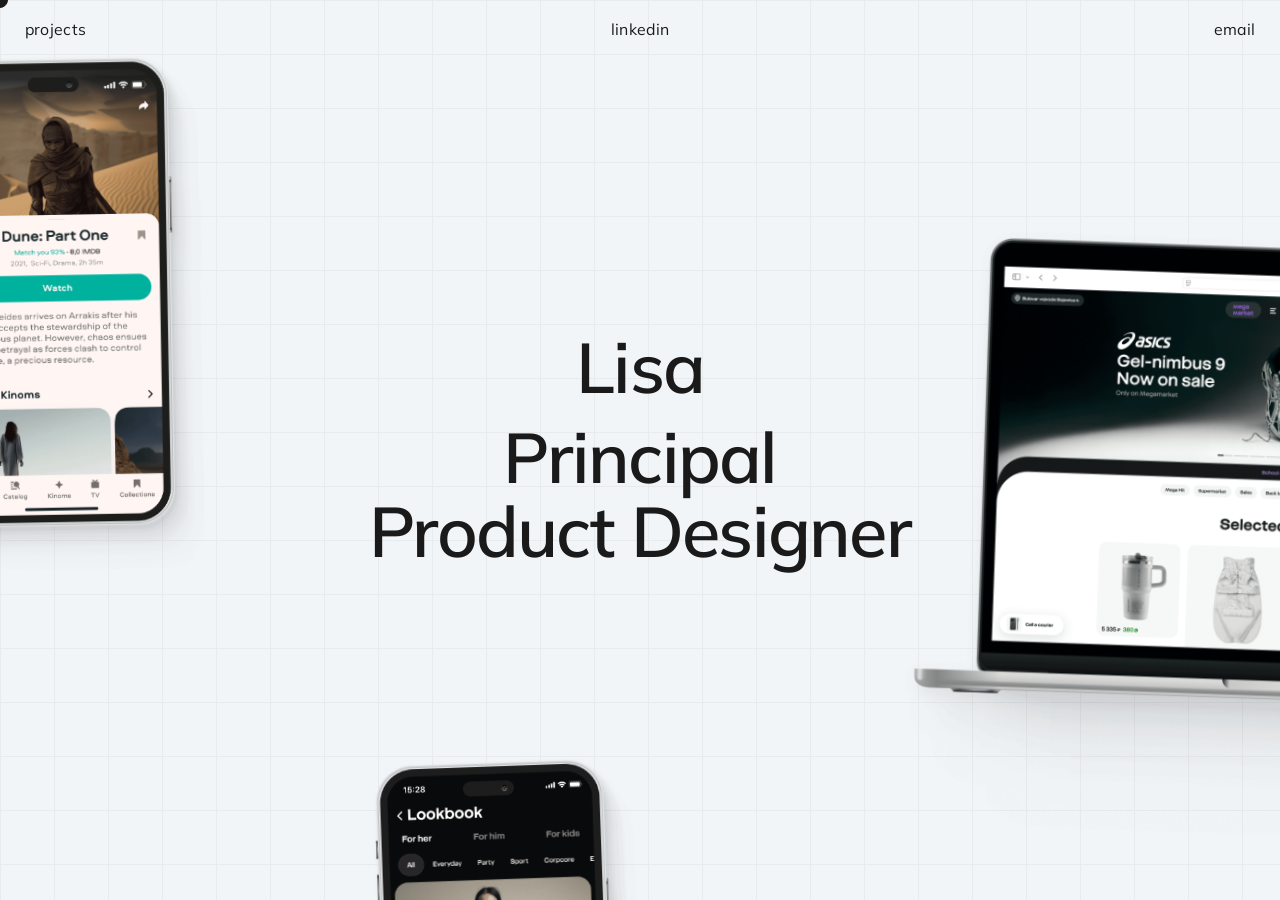
<file: index.html>
<!DOCTYPE html>
<html lang="en">
<head>
  <meta charset="UTF-8" />
  <meta name="viewport" content="width=device-width, initial-scale=1.0" />
  <title>Lisa — Principal Product Designer</title>

  <!-- Fonts -->
  <link rel="preconnect" href="https://fonts.googleapis.com" />
  <link rel="preconnect" href="https://fonts.gstatic.com" crossorigin />
  <link href="https://fonts.googleapis.com/css2?family=Mulish:wght@300;400;600&display=swap" rel="stylesheet" />

  <!-- Styles -->
  <link rel="stylesheet" href="css/style.css" />
</head>
<body>

  <!-- ── Custom cursor ───────────────────────────────────────────────────── -->
  <div id="cursor"><span id="cursor-text"></span></div>

  <!-- ── Notification toast ─────────────────────────────────────────────── -->
  <div id="notification"></div>

  <!-- ── Zoom overlay (used during image→project transition) ──────────────── -->
  <div id="zoom-overlay"></div>

  <!-- ── Header ─────────────────────────────────────────────────────────── -->
  <header id="header">
    <div class="h-left">
      <div id="projects-btn">
        <span>projects</span>
        <div id="projects-dropdown"></div>
      </div>
    </div>

    <div class="h-center">
      <span id="linkedin-link" class="nav-link" role="button" tabindex="0">linkedin</span>
    </div>

    <div class="h-right">
      <button id="email-btn" class="nav-link">email</button>
    </div>
  </header>

  <!-- ── Scene ──────────────────────────────────────────────────────────── -->
  <main id="scene">
    <!-- Images injected by main.js -->

    <!-- Hero text (z-index 5; some images above, some below) -->
    <div id="hero-text">
      <p class="hero-name">Lisa</p>
      <p class="hero-title">Principal<br>Product Designer</p>
    </div>
  </main>

  <!-- ── Scripts ────────────────────────────────────────────────────────── -->
  <script src="js/data.js"></script>
  <script src="js/main.js"></script>

</body>
</html>
</file>
<file: css/style.css>
/* ─── Reset ──────────────────────────────────────────────────────────────── */
*, *::before, *::after { margin:0; padding:0; box-sizing:border-box; }

/* ─── Root tokens ────────────────────────────────────────────────────────── */
:root {
  --bg:       #F2F5F7;
  --line:     #E8EBED;
  --ink:      #1A1A1A;
  --ink-dim:  #9AA0A6;
  --sep:      #C8CDD2;
  --cell:     54px;
  --r-img:    6px;

  /* Responsive scale — set by JS to min(vw/1440, vh/1024) */
  --scale:    1;

  /* Derived sizes — all relative to 1440×1024 baseline */
  --font-hero:    calc(80px  * var(--scale));
  --font-nav:     clamp(12px, calc(18px * var(--scale)), 18px);
  --header-pad-v: calc(22px  * var(--scale));
  --header-pad-h: calc(28px  * var(--scale));
}

/* ─── Base ───────────────────────────────────────────────────────────────── */
html { font-size: 16px; }

body {
  font-family: 'Mulish', sans-serif;
  background-color: var(--bg);
  background-image:
    linear-gradient(to right,  var(--line) 1px, transparent 1px),
    linear-gradient(to bottom, var(--line) 1px, transparent 1px);
  background-size: var(--cell) var(--cell);
  color: var(--ink);
  cursor: none;
  -webkit-font-smoothing: antialiased;
}

a { color: inherit; text-decoration: none; }
button { font-family: inherit; background: none; border: none; cursor: none; }
img { display: block; user-select: none; -webkit-user-drag: none; }

/* ─── Custom cursor ──────────────────────────────────────────────────────── */
#cursor {
  position: fixed;
  top: 0; left: 0;
  width: 16px;
  height: 16px;
  background: var(--ink);           /* always filled dark */
  border: 1.5px solid var(--ink);
  border-radius: 50px;
  pointer-events: none;
  z-index: 10000;
  transform: translate(-50%, -50%);
  display: flex;
  align-items: center;
  justify-content: center;
  overflow: hidden;
  will-change: left, top;
  transition:
    width   .28s cubic-bezier(.4,0,.2,1),
    height  .28s cubic-bezier(.4,0,.2,1),
    padding .28s cubic-bezier(.4,0,.2,1);
}

/* Morphs to labelled pill on image hover */
#cursor.on-image {
  width: auto;
  height: 32px;
  padding: 0 14px;
}

#cursor-text {
  font-size: 12px;
  font-weight: 500;
  letter-spacing: .02em;
  color: var(--bg);
  white-space: nowrap;
  max-width: 0;
  opacity: 0;
  transition:
    max-width .28s cubic-bezier(.4,0,.2,1),
    opacity   .18s ease .05s;
}

#cursor.on-image #cursor-text {
  max-width: 200px;
  opacity: 1;
}

/* ─── Notification toast ─────────────────────────────────────────────────── */
#notification {
  position: fixed;
  bottom: 32px;
  left: 50%;
  transform: translateX(-50%) translateY(12px);
  background: var(--ink);
  color: var(--bg);
  font-size: 13px;
  font-weight: 400;
  letter-spacing: .01em;
  padding: 10px 22px;
  border-radius: 50px;
  opacity: 0;
  pointer-events: none;
  z-index: 9999;
  white-space: nowrap;
  transition: opacity .3s ease, transform .3s cubic-bezier(.34,1.56,.64,1);
}

#notification.show {
  opacity: 1;
  transform: translateX(-50%) translateY(0);
}

/* ─── Header ─────────────────────────────────────────────────────────────── */
#header {
  position: fixed;
  top: 0; left: 0; right: 0;
  z-index: 200;
  display: grid;
  grid-template-columns: 1fr 1fr 1fr;
  align-items: center;
  padding: var(--header-pad-v) var(--header-pad-h);
}

.h-center { text-align: center; }
.h-right  { text-align: right; }

.nav-link {
  font-size: var(--font-nav);
  font-weight: 400;
  letter-spacing: .02em;
  color: var(--ink);
  opacity: 1;
  transition: opacity .2s ease;
  cursor: none;
}
.nav-link:hover { opacity: .45; }

/* Projects dropdown */
#projects-btn {
  position: relative;
  display: inline-block;
}

#projects-btn > span {
  font-size: var(--font-nav);
  font-weight: 400;
  letter-spacing: .02em;
  color: var(--ink);
  cursor: none;
  transition: opacity .2s ease;
}
#projects-btn:hover > span { opacity: .45; }

#projects-dropdown {
  position: absolute;
  top: calc(100% + 14px);
  left: -18px;
  background: var(--bg);
  border: 1px solid var(--line);
  border-radius: 10px;
  padding: 6px 0;
  min-width: 300px;
  opacity: 0;
  visibility: hidden;
  transform: translateY(-6px);
  transition:
    opacity    .2s ease,
    transform  .2s ease,
    visibility .2s;
  box-shadow: 0 8px 32px rgba(0,0,0,.07);
}

#projects-dropdown.open {
  opacity: 1;
  visibility: visible;
  transform: translateY(0);
}

#projects-dropdown a {
  display: block;
  padding: 10px 20px;
  font-size: 13px;
  font-weight: 400;
  letter-spacing: .01em;
  color: var(--ink);
  cursor: none;
  transition: background .15s ease;
}
#projects-dropdown a:hover { background: rgba(0,0,0,.04); }

.sep { color: var(--sep); margin: 0 5px; }

/* ─── Main scene (index only) ────────────────────────────────────────────── */
#scene {
  position: fixed;
  inset: 0;
  overflow: hidden;
}

/* ─── Hero text ──────────────────────────────────────────────────────────── */
#hero-text {
  position: absolute;
  top: 50%;
  left: 50%;
  transform: translate(-50%, -50%);
  text-align: center;
  z-index: 5;
  pointer-events: none;
  user-select: none;
}

.hero-name {
  font-size: var(--font-hero);
  font-weight: 600;
  line-height: 1;
  letter-spacing: -.025em;
  color: var(--ink);
  margin-bottom: calc(20px * var(--scale));
}

.hero-title {
  font-size: var(--font-hero);
  font-weight: 600;
  line-height: 1.06;
  letter-spacing: -.025em;
  color: var(--ink);
}

/* ─── Scene images ───────────────────────────────────────────────────────── */
.scene-img {
  position: absolute;
  left: 50%;
  top: 50%;
  overflow: hidden;
  border-radius: var(--r-img);
  cursor: none;
  will-change: transform;
  opacity: 0;
  /* opacity transition for reveal + dimming; no box-shadow on hover */
  transition: opacity .35s ease;
}

/* Per-image dimensions set via JS: --img-w / --img-h */
.scene-img {
  width:  calc(var(--img-w, 327px) * var(--scale));
  height: calc(var(--img-h, 610px) * var(--scale));
}

.scene-img img {
  width: 100%;
  height: 100%;
  object-fit: cover;
  pointer-events: none;
  border-radius: var(--r-img);
}

/* Hover: OTHER images dim, hovered one stays normal */
.scene-img.dimmed {
  opacity: 0.15 !important;
}

/* ─── Zoom overlay ───────────────────────────────────────────────────────── */
#zoom-overlay {
  position: fixed;
  inset: 0;
  z-index: 9998;
  background: var(--bg);
  opacity: 0;
  pointer-events: none;
  transition: opacity .25s ease;
}

#zoom-clone {
  position: fixed;
  object-fit: cover;
  z-index: 9999;
  pointer-events: none;
  border-radius: var(--r-img);
  transition:
    left   .68s cubic-bezier(.76,0,.24,1),
    top    .68s cubic-bezier(.76,0,.24,1),
    width  .68s cubic-bezier(.76,0,.24,1),
    height .68s cubic-bezier(.76,0,.24,1),
    border-radius .68s ease;
}

/* ═══════════════════════════════════════════════════════════════════════════
   PROJECT PAGE
   ═══════════════════════════════════════════════════════════════════════════ */

body.project-page {
  overflow-y: auto;
  overflow-x: hidden;
  height: auto;
  min-height: 100vh;
}

/* ─── Project main wrapper ───────────────────────────────────────────────── */
#project-main {
  padding-top: 100px;
  padding-bottom: 120px;
  max-width: 1200px;
  margin: 0 auto;
  padding-left: 32px;
  padding-right: 32px;
}

/* ─── Hero ───────────────────────────────────────────────────────────────── */
#project-hero {
  display: block;
  max-width: 100%;
  width: auto;
  height: auto;
  max-height: 80vh;
  margin: 0 auto;
  border-radius: 10px;
  opacity: 0;
  transform: scale(.97);
  transition: opacity .55s cubic-bezier(.16,1,.3,1), transform .55s cubic-bezier(.16,1,.3,1);
}

#project-hero.visible {
  opacity: 1;
  transform: scale(1);
}

/* ─── Project info ───────────────────────────────────────────────────────── */
#project-info {
  margin-top: 48px;
  opacity: 0;
  transform: translateY(14px);
  transition: opacity .5s ease .15s, transform .5s cubic-bezier(.16,1,.3,1) .15s;
}

#project-info.visible {
  opacity: 1;
  transform: translateY(0);
}

#project-name {
  font-size: clamp(28px, 4vw, 52px);
  font-weight: 600;
  letter-spacing: -.02em;
  line-height: 1;
  margin-bottom: 12px;
}

#project-meta {
  font-size: 14px;
  font-weight: 400;
  letter-spacing: .02em;
  color: var(--ink-dim);
}

/* ─── Back link ──────────────────────────────────────────────────────────── */
#back-link {
  display: inline-flex;
  align-items: center;
  gap: 6px;
  font-size: 13px;
  font-weight: 400;
  color: var(--ink-dim);
  cursor: none;
  transition: color .2s ease;
  margin-bottom: 40px;
}
#back-link:hover { color: var(--ink); }

/* ─── Gallery grid ───────────────────────────────────────────────────────── */
#project-gallery {
  margin-top: 48px;
  display: grid;
  grid-template-columns: 1fr 1fr;
  grid-auto-flow: row dense;
  gap: 16px;
  opacity: 0;
  transform: translateY(16px);
  transition: opacity .5s ease .3s, transform .5s cubic-bezier(.16,1,.3,1) .3s;
}

#project-gallery.visible {
  opacity: 1;
  transform: translateY(0);
}

.gallery-item {
  grid-column: span 1;
  /* Padding-left ≈ 15 % of image width.
     % values are vs. the grid container, which is ~2× the column width,
     so we halve: 7.5 % of the container ≈ 15 % of the image. */
  padding-left: 7.5%;
}

.gallery-item.landscape {
  grid-column: span 2;
  /* Full-width item: 13 % of container = 13 % of image. */
  padding-left: 13%;
}

/* Exceptions – no indent */
.gallery-item.no-padding {
  padding-left: 0;
}

/* Lone portrait (hero's pair when a portrait is the hero) — centered in the row */
.gallery-item.alone {
  grid-column: 1 / -1;
  display: flex;
  justify-content: center;
  padding-left: 0;
}

.gallery-item.alone img {
  width: auto;
  max-width: calc(50% - 8px); /* one column width */
}

.gallery-item img {
  width: 100%;
  border-radius: 8px;
  display: block;
}

/* ─── Text blocks ─────────────────────────────────────────────────────────── */
.text-block {
  grid-column: span 2;
  display: grid;
  grid-template-columns: 1fr 2fr;
  gap: 32px;
  padding: 48px 0 48px;
  /* no divider */
}

.text-block__heading {
  font-size: 16px;
  font-weight: 500;
  letter-spacing: .06em;
  text-transform: uppercase;
  color: var(--ink-dim);
  padding-top: 4px;
}

.text-block__body {
  font-size: 24px;
  font-weight: 400;
  line-height: 1.7;
  color: var(--ink);
}

/* ─── Avito placeholder ──────────────────────────────────────────────────── */
#no-images {
  margin-top: 60px;
  font-size: 15px;
  color: var(--ink-dim);
  font-weight: 400;
  opacity: 0;
  transition: opacity .5s ease .3s;
}
#no-images.visible { opacity: 1; }

/* ─── Drag cursor ────────────────────────────────────────────────────────── */
/* While dragging, hide tooltip and scale cursor up slightly */
body.is-dragging #cursor {
  transform: translate(-50%, -50%) scale(1.35);
  transition: transform .15s ease;
}
body.is-dragging #cursor .on-image { display: none; }

/* ─── Responsive ─────────────────────────────────────────────────────────── */
/* Sizes scale via --scale CSS variable (set by JS), no breakpoints needed.   */
/* Project gallery collapses to 1 column on narrow viewports. */
@media (max-width: 700px) {
  #project-gallery { grid-template-columns: 1fr; }
  .gallery-item,
  .gallery-item.landscape { grid-column: span 1; padding-left: 15%; }
  .gallery-item.no-padding { padding-left: 0; }
  .text-block { grid-template-columns: 1fr; gap: 12px; }
}
</file>
